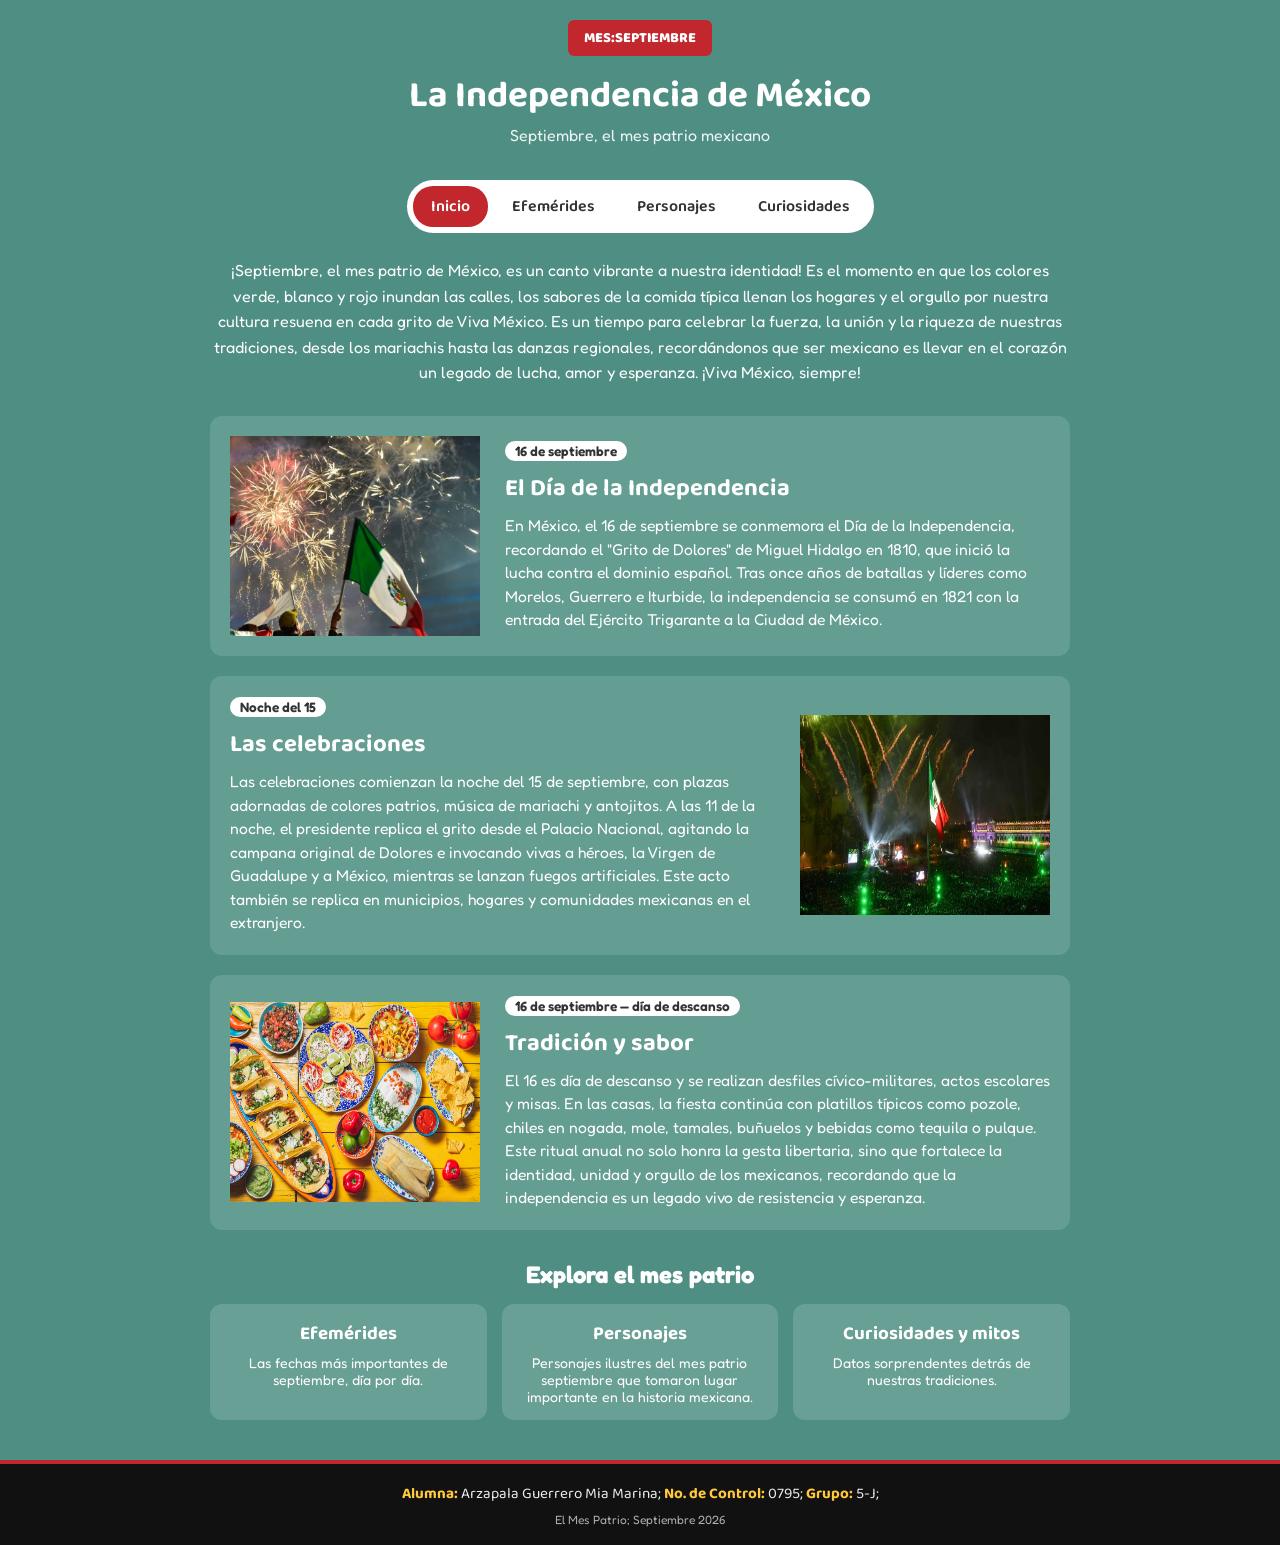
<file: MMAG/index.html>
<!DOCTYPE html>
<!-- DEFINE EL DOCUMENTO COMO HTML-->
<html lang="es">
  <!-- DEFINE EL idioma principal (español)-->
<head>
  <!-- DEFINE EL encabezado-->
  <meta charset="UTF-8">
  <!-- DEFINE los caracteres-->
  <meta name="viewport" content="width=device-width, initial-scale=1.0">
  <!-- configura la escala de visualizacion de cada dispositivo-->
  <title>El Mes Patrio | Inicio</title>
  <!-- define titulo que se muestra en la pestaña-->
  <link rel="stylesheet" href="styles.css">
  <!-- conecta el css externo para el diseño-->
</head>
  <!-- termina el encabezado-->
<body class="tema-inicio">
  <!-- inicia el contenido con el estilo de css(tema-inicio)-->
  <header class="encabezado">
    <!-- inicia el encabezado con el estilo del css (encabezado)-->
    <div class="cinta-mes">MES:<span>SEPTIEMBRE</span></div>
    <!-- INICIA un estilo y agrupa una decoracion que resalta la palabra SEPTIEMBRE -->
    <h1>La Independencia de México</h1>
    <!-- titulo-->
    <p class="subtitulo">Septiembre, el mes patrio mexicano</p>
    <!-- con el estilo de css (subtitulo) resalta la oracion-->
  </header>
<!-- cierra el encabezado-->
  <nav class="menu-principal">
    <!-- Define el area de los enlaces de la barra de navegacion-->
    <div class="menu-pill">
      <!-- contenedor estilizado de forma de pastilla-->
      <a href="index.html" class="activo">Inicio</a>
      <a href="efemerides.html">Efemérides</a>
      <a href="personajes.html">Personajes</a>
      <a href="curiosidades.html">Curiosidades</a>
    </div>
    <!-- cierra contenedor-->
  </nav>
<!-- cierra barra de navegacion-->
  <main>
    <!-- marca el bloque central del contenido-->
    <section class="hero">
      <!-- efecto de impacto visual-->
      <div class="bandera-franjas">
        <!-- agrupa diseño del css-->
        <span class="franja-verde"></span><span class="franja-blanca"></span><span class="franja-roja"></span>
        <!-- inicia cadda franja de un colorr-->
      </div>
      <p>
        <!-- inicia parrafo-->
        ¡Septiembre, el mes patrio de México, es un canto vibrante a nuestra identidad! Es el momento en que
        los colores verde, blanco y rojo inundan las calles, los sabores de la comida típica llenan los hogares
        y el orgullo por nuestra cultura resuena en cada grito de Viva México. Es un tiempo para celebrar la
        fuerza, la unión y la riqueza de nuestras tradiciones, desde los mariachis hasta las danzas regionales,
        recordándonos que ser mexicano es llevar en el corazón un legado de lucha, amor y esperanza.
        ¡Viva México, siempre!
      </p>
    </section>
    <!-- cierra el hero-->
<!-- inicia un elemento decorativo del css llamado (bloque)-->
    <section class="bloque">
      <img src="img/independencia.png" width="250" height="200">
      <!-- coloca la imagen de la carpeta en ciertas medidas-->
      <div class="bloque-texto">
        <!-- agrupa el texto al primer bloque-->
        <span class="fecha-etiqueta">16 de septiembre</span>
        <!-- inicia un elemento decorativo css para la fecha del bloque-->
        <h2>El Día de la Independencia</h2>
        <!-- titulo-->
        <p>
          En México, el 16 de septiembre se conmemora el Día de la Independencia, recordando el
          "Grito de Dolores" de Miguel Hidalgo en 1810, que inició la lucha contra el dominio español.
          Tras once años de batallas y líderes como Morelos, Guerrero e Iturbide, la independencia se
          consumó en 1821 con la entrada del Ejército Trigarante a la Ciudad de México.
        </p>
      </div>
    </section>
<!-- se cierra el primer bloque-->
    <section class="bloque invertido">
      <!-- se inicia el css de bloque invertido-->
      <img src="img/noche15.png" width="250" height="200">
      <!-- pone una imagen de ciertas medidas-->
      <div class="bloque-texto">
        <!-- agrupa el texto al bloque-->
        <span class="fecha-etiqueta">Noche del 15</span>
        <!-- inicia el css de fecha para escribir la fecha-->
        <h2>Las celebraciones</h2>
        <!-- titulo-->
        <p>
          Las celebraciones comienzan la noche del 15 de septiembre, con plazas adornadas de colores
          patrios, música de mariachi y antojitos. A las 11 de la noche, el presidente replica el grito
          desde el Palacio Nacional, agitando la campana original de Dolores e invocando vivas a héroes,
          la Virgen de Guadalupe y a México, mientras se lanzan fuegos artificiales. Este acto también
          se replica en municipios, hogares y comunidades mexicanas en el extranjero.
        </p>
      </div>
    </section>
    <!-- se cierra el segundo bloque-->

    <section class="bloque">
      <!-- inicia el css de bloque-->
      <img src="img/comida.png" width="250" height="200">
      <!-- pone una imagen a ciertas medidas-->
      <div class="bloque-texto">
        <!-- agrupa el texto al bloque-->
        <span class="fecha-etiqueta">16 de septiembre — día de descanso</span>
        <!-- inicia un elemento visual css para escribir ese texto-->
        <h2>Tradición y sabor</h2>
        <!-- titulo-->
        <p>
          El 16 es día de descanso y se realizan desfiles cívico-militares, actos escolares y misas.
          En las casas, la fiesta continúa con platillos típicos como pozole, chiles en nogada, mole,
          tamales, buñuelos y bebidas como tequila o pulque. Este ritual anual no solo honra la gesta
          libertaria, sino que fortalece la identidad, unidad y orgullo de los mexicanos, recordando
          que la independencia es un legado vivo de resistencia y esperanza.
        </p>
      </div>
    </section>
    <!-- cierra el bloque 3-->
    <section>
      <div class="titulo-seccion">
        <!-- agrupa el titulo css-->
        <h2>Explora el mes patrio</h2>
        <!-- titulo-->
      </div>
      <div class="tarjetas-mini">
        <!-- agrupa las tarjetas del css (ordena)-->
        <div class="tarjeta-mini">
          <!-- que la primera tarjeta sea correspondiente al primer tema efemerides-->
          <h3>Efemérides</h3>
          <p>Las fechas más importantes de septiembre, día por día.</p>
        </div>
        <div class="tarjeta-mini">
          <!-- agrupa el texto a la tarjeta-->
          <h3>Personajes</h3>
          <p>Personajes ilustres del mes patrio septiembre que tomaron lugar importante en la historia mexicana.</p>
        </div>
        <div class="tarjeta-mini">
          <!-- agrupa el texto a la tarjeta-->
          <h3>Curiosidades y mitos</h3>
          <p>Datos sorprendentes detrás de nuestras tradiciones.</p>
        </div>
      </div>
    </section>
  </main>
<!-- cierra la seccion principal-->
  <footer class="pie-pagina">
    <!-- inicia el pie de pagina con el elemento decorativo css-->
    <div class="datos-alumno">
      <!-- agrupa (ordena) los elementos escritos-->
      <strong>Alumna:</strong> Arzapala Guerrero Mia Marina;
      <!-- strong resalta (en negrita)-->
      <strong>No. de Control:</strong> 0795;
      <strong>Grupo:</strong> 5-J;
    </div>
    <div class="creditos">El Mes Patrio; Septiembre 2026</div>
    <!-- se agrupa el texto al elemento decorativo y se escribe el texto-->
  </footer>
  <!-- cierra el pie de pagina-->
</body>
  <!-- cierra el body-->
</html>
<!-- cierra htmnl-->
</file>
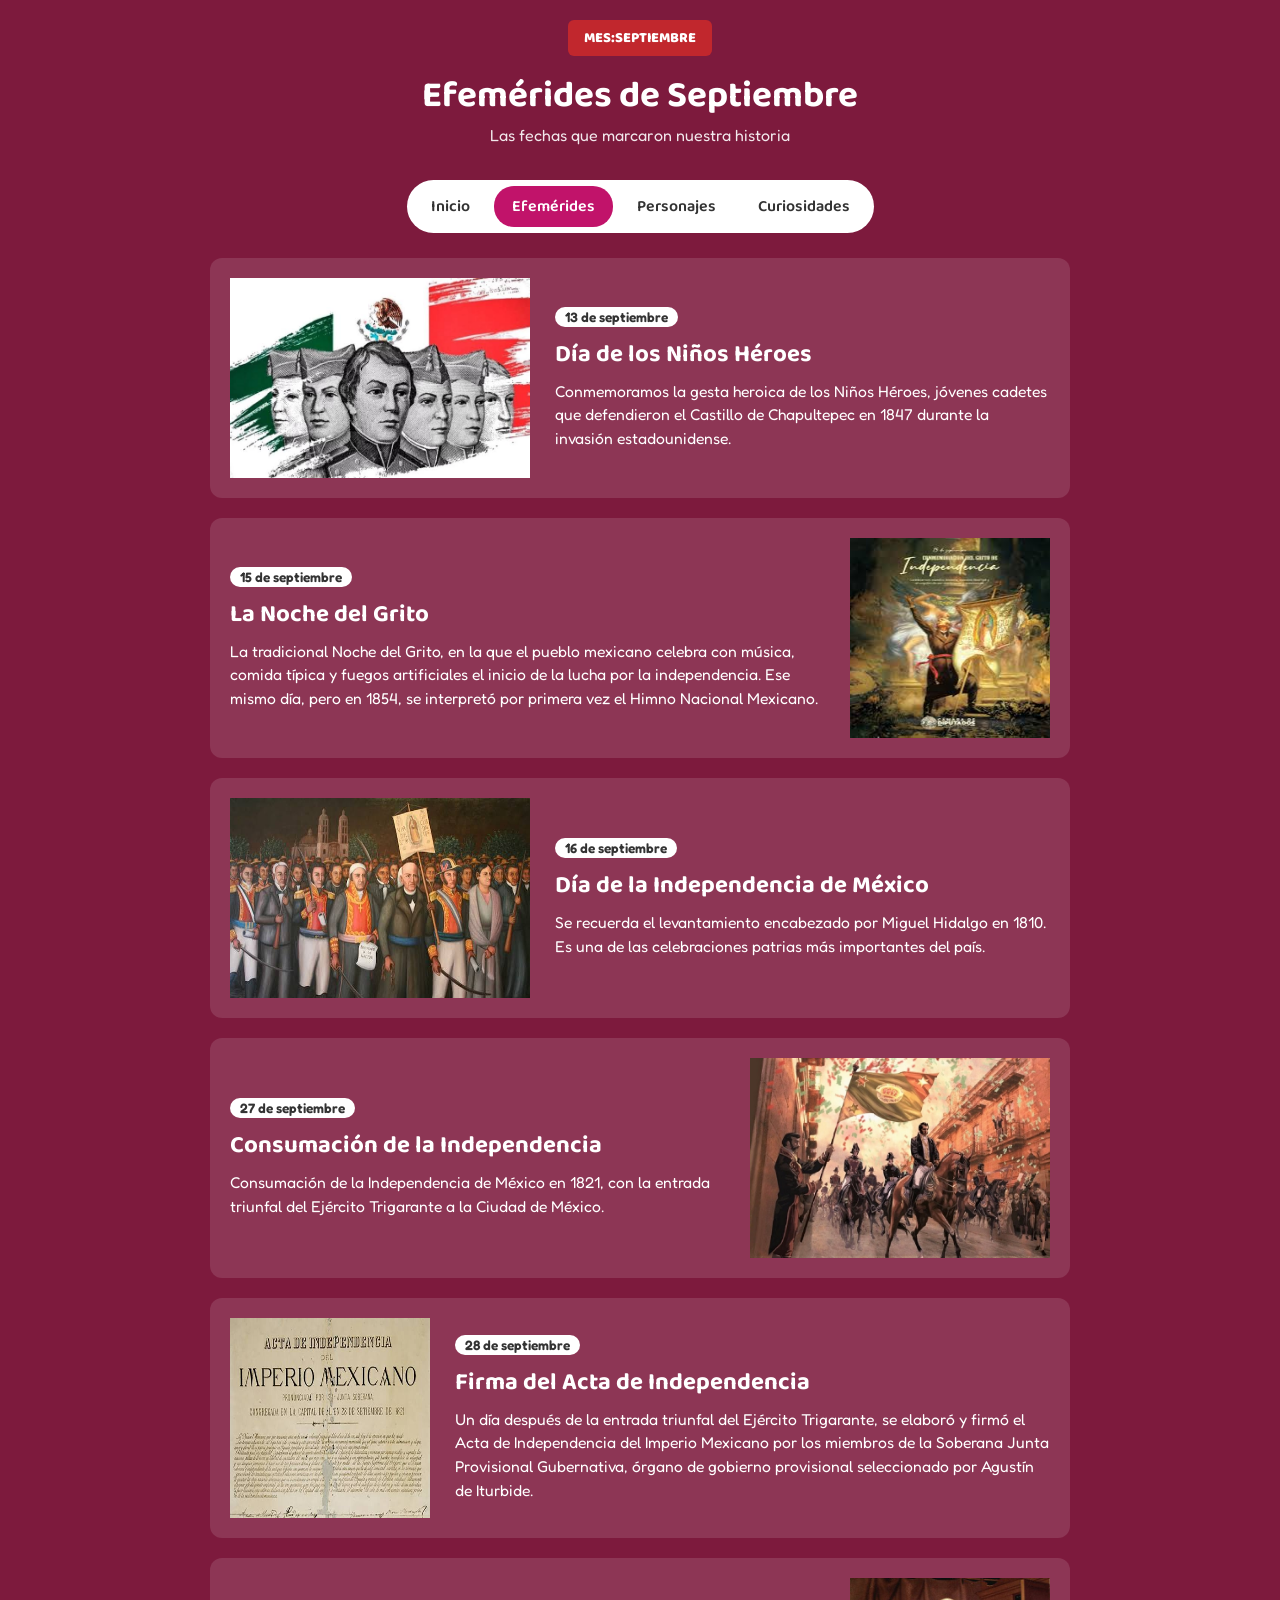
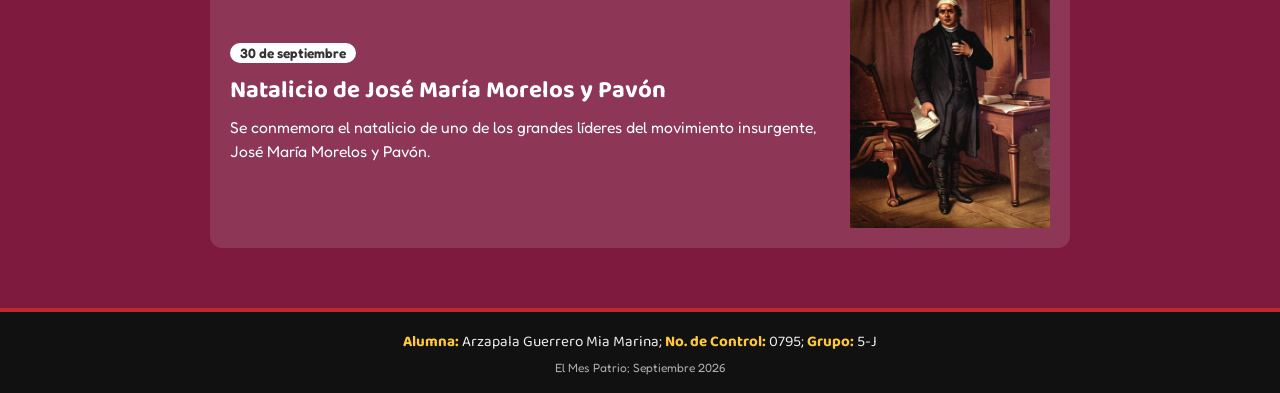
<file: MMAG/efemerides.html>
<!DOCTYPE html>
<html lang="es">
<head>
  <meta charset="UTF-8">
  <meta name="viewport" content="width=device-width, initial-scale=1.0">
  <title>El Mes Patrio | Efemérides</title>
  <link rel="stylesheet" href="styles.css">
</head>
<body class="tema-efemerides">

  <header class="encabezado">
    <div class="cinta-mes">MES:<span>SEPTIEMBRE</span></div>
    <h1>Efemérides de Septiembre</h1>
    <p class="subtitulo">Las fechas que marcaron nuestra historia</p>
  </header>

  <nav class="menu-principal">
    <div class="menu-pill">
      <a href="index.html">Inicio</a>
      <a href="efemerides.html" class="activo">Efemérides</a>
      <a href="personajes.html">Personajes</a>
      <a href="curiosidades.html">Curiosidades</a>
    </div>
  </nav>

  <main>
    <section class="bloque">
      <img src="img/13sep.png" width="300" height="200">
      <div class="bloque-texto">
        <span class="fecha-etiqueta">13 de septiembre</span>
        <h2>Día de los Niños Héroes</h2>
        <p>
          Conmemoramos la gesta heroica de los Niños Héroes, jóvenes cadetes que defendieron el
          Castillo de Chapultepec en 1847 durante la invasión estadounidense.
        </p>
      </div>
    </section>

    <section class="bloque invertido">
      <img src="img/15sep.png" width="200" height="200">
      <div class="bloque-texto">
        <span class="fecha-etiqueta">15 de septiembre</span>
        <h2>La Noche del Grito</h2>
        <p>
          La tradicional Noche del Grito, en la que el pueblo mexicano celebra con música, comida
          típica y fuegos artificiales el inicio de la lucha por la independencia. Ese mismo día,
          pero en 1854, se interpretó por primera vez el Himno Nacional Mexicano.
        </p>
      </div>
    </section>

    <section class="bloque">
      <img src="img/16sep.png" width="300" height="200">
      <div class="bloque-texto">
        <span class="fecha-etiqueta">16 de septiembre</span>
        <h2>Día de la Independencia de México</h2>
        <p>
          Se recuerda el levantamiento encabezado por Miguel Hidalgo en 1810. Es una de las
          celebraciones patrias más importantes del país.
        </p>
      </div>
    </section>

    <section class="bloque invertido">
      <img src="img/27sep.png" width="300" height="200">
      <div class="bloque-texto">
        <span class="fecha-etiqueta">27 de septiembre</span>
        <h2>Consumación de la Independencia</h2>
        <p>
          Consumación de la Independencia de México en 1821, con la entrada triunfal del Ejército
          Trigarante a la Ciudad de México.
        </p>
      </div>
    </section>

    <section class="bloque">
      <img src="img/28sep2.png" width="200" height="200">
      <div class="bloque-texto">
        <span class="fecha-etiqueta">28 de septiembre</span>
        <h2>Firma del Acta de Independencia</h2>
        <p>
          Un día después de la entrada triunfal del Ejército Trigarante, se elaboró y firmó el Acta
          de Independencia del Imperio Mexicano por los miembros de la Soberana Junta Provisional
          Gubernativa, órgano de gobierno provisional seleccionado por Agustín de Iturbide.
        </p>
      </div>
    </section>

    <section class="bloque invertido">
      <img src="img/30sep.png" width="200" height="250">
      <div class="bloque-texto">
        <span class="fecha-etiqueta">30 de septiembre</span>
        <h2>Natalicio de José María Morelos y Pavón</h2>
        <p>
          Se conmemora el natalicio de uno de los grandes líderes del movimiento insurgente,
          José María Morelos y Pavón.
        </p>
      </div>
    </section>
  </main>

  <footer class="pie-pagina">
    <div class="datos-alumno">
      <strong>Alumna:</strong> Arzapala Guerrero Mia Marina;
      <strong>No. de Control:</strong> 0795;
      <strong>Grupo:</strong> 5-J
    </div>
    <div class="creditos">El Mes Patrio; Septiembre 2026</div>
  </footer>

</body>
</html>
</file>
<file: MMAG/styles.css>
@import url('https://fonts.googleapis.com/css2?family=Fredoka:wght@400;600&family=Baloo+2:wght@600;800&display=swap');

* {
  margin: 0;
  padding: 0;
  box-sizing: border-box;
}

body {
  font-family: 'Fredoka', sans-serif;
  color: #ffffff;
  background-color: #4f8f83;
  min-height: 100vh;
}

/* ---------- Temas de fondo ---------- */
body.tema-inicio      { background-color: #4f8f83; }
body.tema-efemerides  { background-color: #7d1a3d; }
body.tema-personajes  { background-color: #d9822b; }
body.tema-curiosidades { background-color: #22c98f; color: #1a1a1a; }

/* ---------- Encabezado ---------- */
header.encabezado {
  padding: 20px;
  text-align: center;
}

.cinta-mes {
  display: inline-block;
  background: #c1272d;
  color: #fff;
  font-family: 'Baloo 2', sans-serif;
  font-weight: 800;
  padding: 6px 16px;
  border-radius: 6px;
  margin-bottom: 10px;
  font-size: 0.9rem;
}

header.encabezado h1 {
  font-family: 'Baloo 2', sans-serif;
  font-size: 2.3rem;
}

header.encabezado p.subtitulo {
  font-size: 1rem;
  opacity: 0.9;
}

/* ---------- Navegación ---------- */
nav.menu-principal {
  display: flex;
  justify-content: center;
  margin: 15px 0 25px;
}

.menu-pill {
  background: #ffffff;
  border-radius: 30px;
  padding: 6px;
  display: flex;
  gap: 6px;
  flex-wrap: wrap;
  justify-content: center;
}

.menu-pill a {
  text-decoration: none;
  color: #333;
  font-family: 'Baloo 2', sans-serif;
  font-weight: 600;
  padding: 8px 18px;
  border-radius: 20px;
}

.menu-pill a:hover {
  background: #eee;
}

.tema-inicio .menu-pill a.activo       { background: #c1272d; color: #fff; }
.tema-efemerides .menu-pill a.activo   { background: #c1136a; color: #fff; }
.tema-personajes .menu-pill a.activo   { background: #1b4332; color: #fff; }
.tema-curiosidades .menu-pill a.activo { background: #148f63; color: #fff; }

/* ---------- Estructura Principal ---------- */
main {
  max-width: 900px;
  margin: 0 auto;
  padding: 0 20px 40px;
}

/* Bloques de contenido */
.bloque {
  display: flex;
  align-items: center;
  gap: 25px;
  background: rgba(255, 255, 255, 0.12);
  border-radius: 12px;
  padding: 20px;
  margin-bottom: 20px;
}

.tema-curiosidades .bloque {
  background: rgba(255, 255, 255, 0.6);
}

.bloque.invertido {
  flex-direction: row-reverse;
}

/* Contenedor e imágenes */
.bloque-icono {
  flex: 0 0 140px;
  display: flex;
  justify-content: center;
  align-items: center;
}

.imagen-bloque {
  width: 100%;
  max-width: 130px;
  height: 130px;
  object-fit: cover;
  border-radius: 10px;
}

.bloque-texto {
  flex: 1;
}

.bloque h2 {
  font-family: 'Baloo 2', sans-serif;
  font-size: 1.5rem;
  margin-bottom: 6px;
}

.bloque .fecha-etiqueta {
  display: inline-block;
  font-weight: 600;
  background: #ffffff;
  color: #333;
  padding: 2px 10px;
  border-radius: 12px;
  font-size: 0.85rem;
  margin-bottom: 8px;
}

.bloque p {
  line-height: 1.5;
  font-size: 0.98rem;
}

/* ---------- Inicio (Hero & Tarjetas) ---------- */
.hero {
  text-align: center;
  margin-bottom: 30px;
}

.hero p {
  line-height: 1.6;
  font-size: 1rem;
}

.titulo-seccion {
  text-align: center;
  margin: 30px 0 15px;
}

.tarjetas-mini {
  display: grid;
  grid-template-columns: repeat(auto-fit, minmax(200px, 1fr));
  gap: 15px;
}

.tarjeta-mini {
  background: rgba(255, 255, 255, 0.15);
  border-radius: 12px;
  padding: 15px;
  text-align: center;
}

.imagen-tarjeta {
  width: 50px;
  height: 50px;
  object-fit: contain;
  margin-bottom: 8px;
}

.tarjeta-mini h3 {
  font-family: 'Baloo 2', sans-serif;
  margin-bottom: 5px;
}

.tarjeta-mini p {
  font-size: 0.88rem;
}

/* ---------- Footer ---------- */
footer.pie-pagina {
  background: #111;
  color: #eee;
  text-align: center;
  padding: 18px 20px;
  border-top: 4px solid #c1272d;
}

footer.pie-pagina .datos-alumno {
  font-family: 'Baloo 2', sans-serif;
  font-size: 0.95rem;
}

footer.pie-pagina .datos-alumno strong {
  color: #ffc93c;
}

footer.pie-pagina .creditos {
  margin-top: 6px;
  font-size: 0.75rem;
  opacity: 0.7;
}

/* ---------- Adaptabilidad Móvil ---------- */
@media (max-width: 600px) {
  .bloque, .bloque.invertido {
    flex-direction: column;
    text-align: center;
  }
  .bloque-icono {
    flex: initial;
  }
}
</file>
